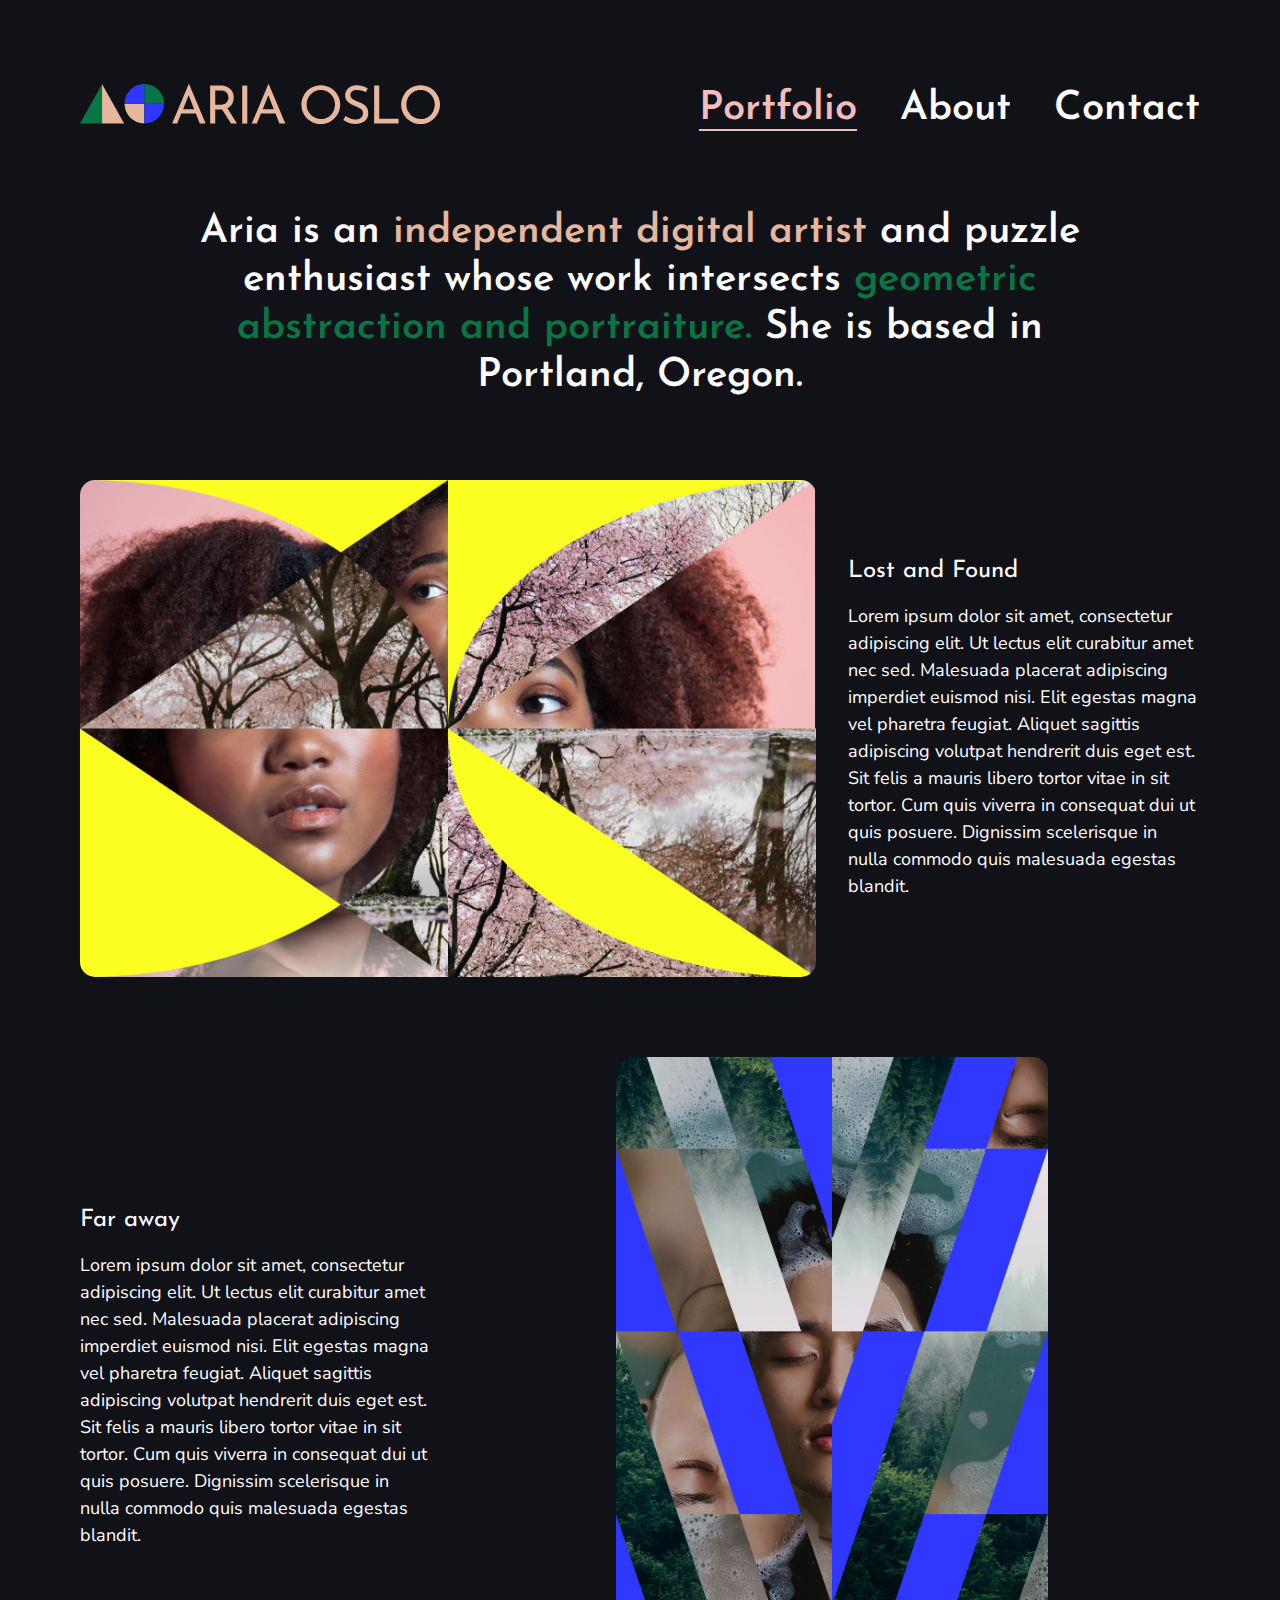
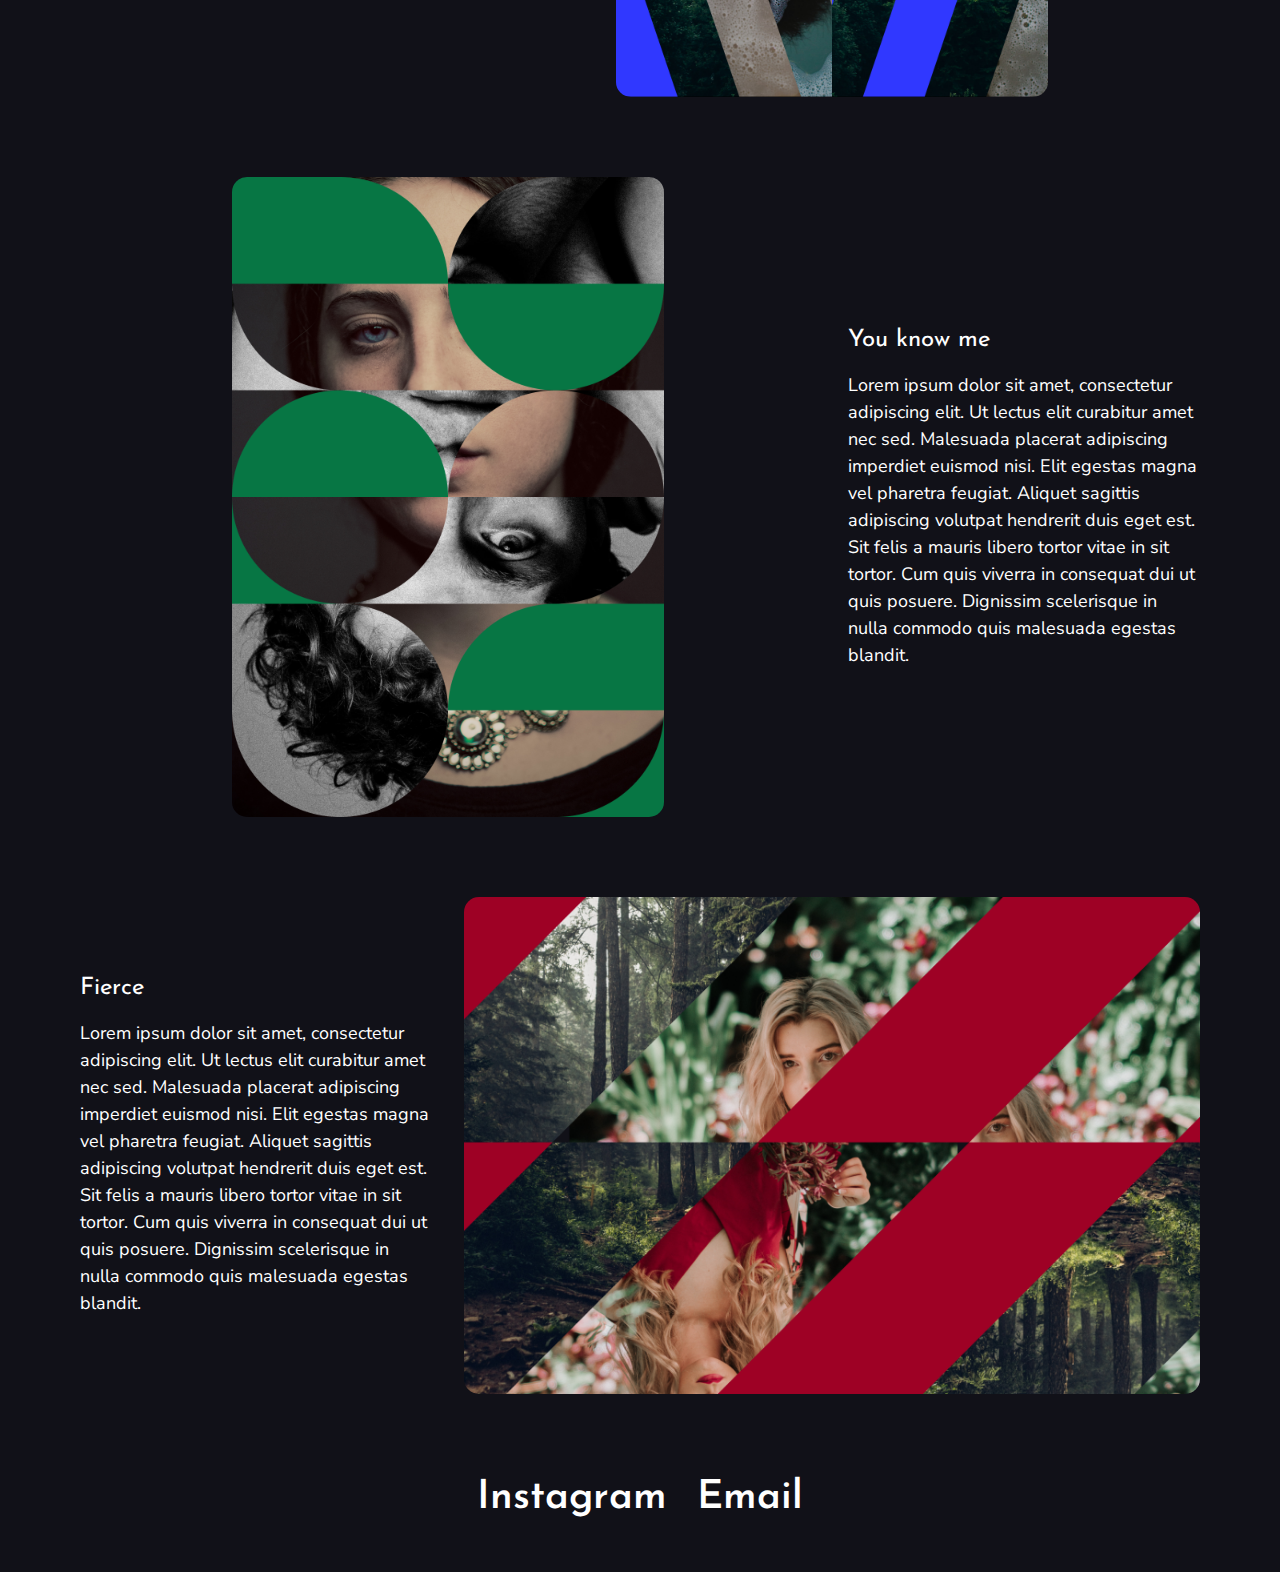
<file: index.html>
<!DOCTYPE html>
<!--[if lt IE 7]>      <html class="no-js lt-ie9 lt-ie8 lt-ie7"> <![endif]-->
<!--[if IE 7]>         <html class="no-js lt-ie9 lt-ie8"> <![endif]-->
<!--[if IE 8]>         <html class="no-js lt-ie9"> <![endif]-->
<!--[if gt IE 8]><!-->
<html class="no-js">
  <!--<![endif]-->
  <head>
    <meta charset="utf-8" />
    <meta http-equiv="X-UA-Compatible" content="IE=edge" />
    <title></title>
    <meta name="description" content="" />
    <meta name="viewport" content="width=device-width, initial-scale=1" />
    <link rel="stylesheet" href="./css/style.css" />
  </head>
  <body>
    <header>
          <a class="none" href="index.html"><img src="./img/logo.svg" alt="Aria Oslo Logo" /></a>
        <nav class=>
          <a class="selected" href="index.html">Portfolio</a>
          <a href="about.html">About</a>
          <a href="contact.html">Contact</a>
        </nav>
      </header>
    </header>
    
    <section>
        <h1>Aria is an <span class="label-main">independent digital artist</span> and puzzle enthusiast whose work intersects <span class="label-secondary">geometric abstraction and portraiture.</span> She is based in Portland, Oregon.</h1>
    </section>

    <section class="project">
        <div class="artwork">
            <img src="./img/Lost and Found.png" alt="Lost and found artwork">
        </div>

        <div class="description">
            <h2>Lost and Found</h2>
            <p>Lorem ipsum dolor sit amet, consectetur adipiscing elit. Ut lectus elit curabitur amet nec sed. Malesuada placerat adipiscing imperdiet euismod nisi. Elit egestas magna vel pharetra feugiat. Aliquet sagittis adipiscing volutpat hendrerit duis eget est. Sit felis a mauris libero tortor vitae in sit tortor. Cum quis viverra in consequat dui ut quis posuere. Dignissim scelerisque in nulla commodo quis malesuada egestas blandit.</p>
        </div>
    </section>

    <section class="project project-alt">
        <div class="artwork">
            <img src="./img/Far Away.png" alt="Far Away artwork">
        </div>
        <div class="description">
            <h2>Far away</h2>
            <p>Lorem ipsum dolor sit amet, consectetur adipiscing elit. Ut lectus elit curabitur amet nec sed. Malesuada placerat adipiscing imperdiet euismod nisi. Elit egestas magna vel pharetra feugiat. Aliquet sagittis adipiscing volutpat hendrerit duis eget est. Sit felis a mauris libero tortor vitae in sit tortor. Cum quis viverra in consequat dui ut quis posuere. Dignissim scelerisque in nulla commodo quis malesuada egestas blandit.</p>
        </div>
    </section>

    <section class="project">
        <div class="artwork">
            <img src="./img/You Know Me and You Don't.png" alt="You Know ME and You Dont artwork">
        </div>

        <div class="description">
            <h2>You know me</h2>
            <p>Lorem ipsum dolor sit amet, consectetur adipiscing elit. Ut lectus elit curabitur amet nec sed. Malesuada placerat adipiscing imperdiet euismod nisi. Elit egestas magna vel pharetra feugiat. Aliquet sagittis adipiscing volutpat hendrerit duis eget est. Sit felis a mauris libero tortor vitae in sit tortor. Cum quis viverra in consequat dui ut quis posuere. Dignissim scelerisque in nulla commodo quis malesuada egestas blandit.</p>
        </div>
    </section>

    <section class="project project-alt">
        <div class="artwork">
            <img src="./img/Fierce.png" alt="Fierce artwork">
        </div>

        <div class="description">
            <h2>Fierce</h2>
            <p>Lorem ipsum dolor sit amet, consectetur adipiscing elit. Ut lectus elit curabitur amet nec sed. Malesuada placerat adipiscing imperdiet euismod nisi. Elit egestas magna vel pharetra feugiat. Aliquet sagittis adipiscing volutpat hendrerit duis eget est. Sit felis a mauris libero tortor vitae in sit tortor. Cum quis viverra in consequat dui ut quis posuere. Dignissim scelerisque in nulla commodo quis malesuada egestas blandit.</p>
        </div>
    </section>

    <!-- <section class="alice-layout">
            <img src="./img/Rabbithole.png" alt="Rabbithole artwork">

            <h2>Rabbithole</h2>

            <div>
                <p>Lorem ipsum dolor sit amet, consectetur adipiscing elit. Ut lectus elit curabitur amet nec sed. Malesuada placerat adipiscing imperdiet euismod nisi. Elit egestas magna vel pharetra feugiat. Aliquet sagittis adipiscing volutpat hendrerit duis eget est. Sit felis a mauris libero tortor vitae in sit tortor. Cum quis viverra in consequat dui ut quis posuere. Dignissim scelerisque in nulla commodo quis malesuada egestas blandit.</p>
            </div>
    </section>

    <section class="grid-layout">
        <div>
            <img src="./img/Lost and Found.png" alt="Rabbithole artwork">
            <h2>Rabbithole</h2>
            <p>Lorem ipsum dolor sit amet, consectetur adipiscing elit. Ut lectus elit curabitur amet nec sed. Malesuada placerat adipiscing imperdiet euismod nisi. Elit egestas magna vel pharetra feugiat.</p>
        </div>
        <div>
            <img src="./img/Lost and Found.png" alt="Rabbithole artwork">
            <h2>Rabbithole</h2>
            <p>Lorem ipsum dolor sit amet, consectetur adipiscing elit. Ut lectus elit curabitur amet nec sed. Malesuada placerat adipiscing imperdiet euismod nisi. Elit egestas magna vel pharetra feugiat.</p>
        </div>
    </section>   -->


    <footer>
        <a href="http://www.instagram.com">Instagram</a>
        <a href="mailto:aria@aria-oslo.com">Email</a>
    </footer>

  </body>
</html>
</file>
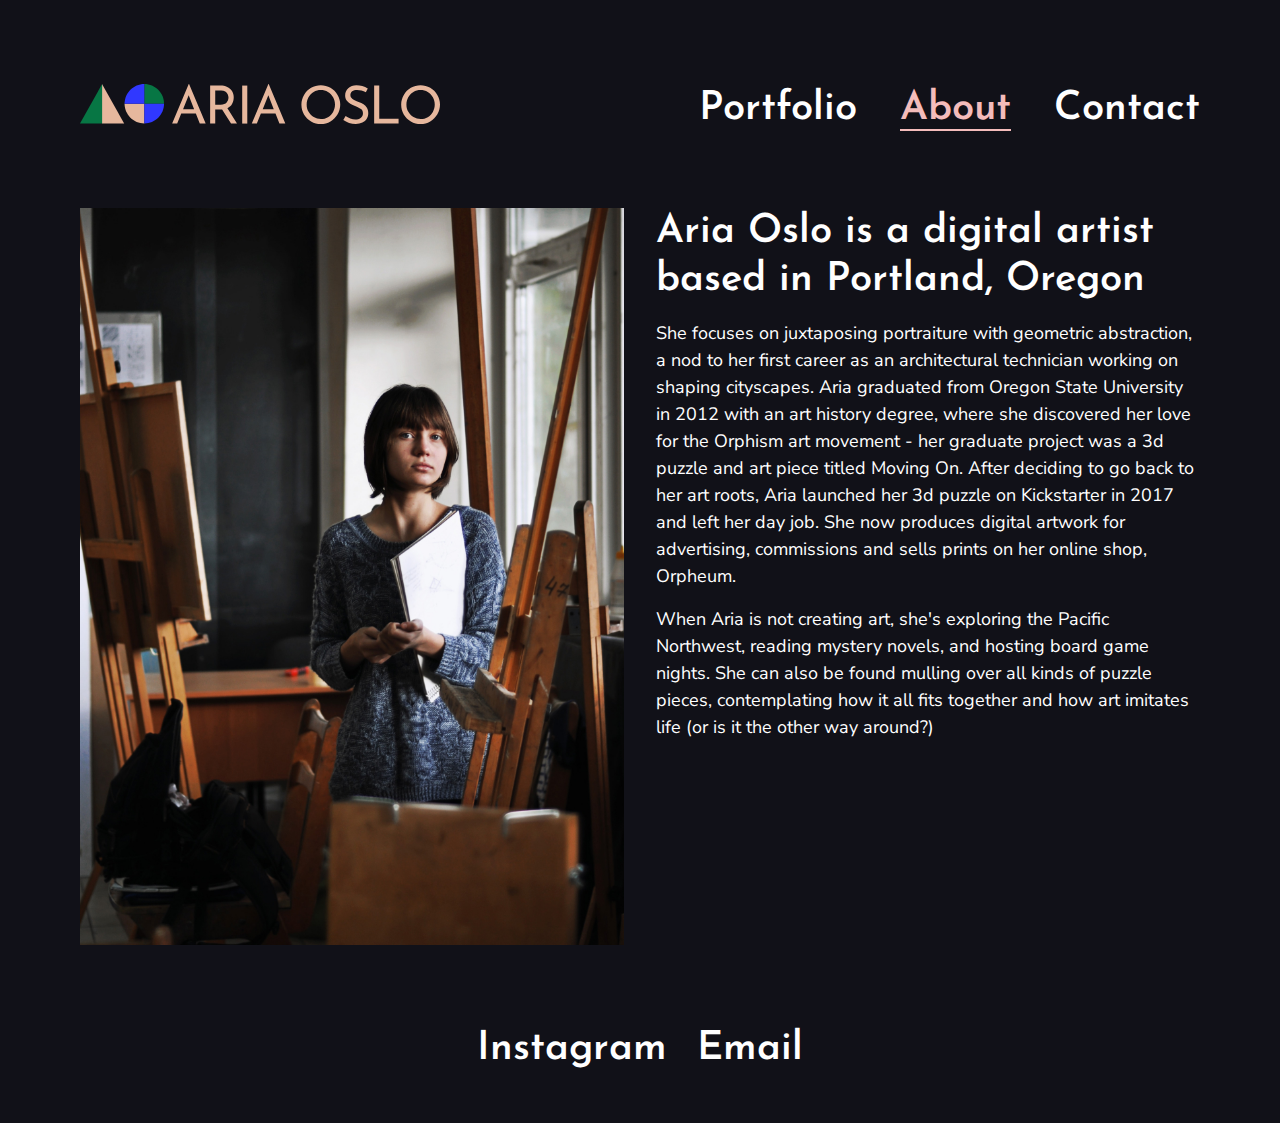
<file: about.html>
<!DOCTYPE html>
<!--[if lt IE 7]>      <html class="no-js lt-ie9 lt-ie8 lt-ie7"> <![endif]-->
<!--[if IE 7]>         <html class="no-js lt-ie9 lt-ie8"> <![endif]-->
<!--[if IE 8]>         <html class="no-js lt-ie9"> <![endif]-->
<!--[if gt IE 8]><!-->
<html class="no-js">
  <!--<![endif]-->
  <head>
    <meta charset="utf-8" />
    <meta http-equiv="X-UA-Compatible" content="IE=edge" />
    <title></title>
    <meta name="description" content="" />
    <meta name="viewport" content="width=device-width, initial-scale=1" />
    <link rel="stylesheet" href="./css/style.css" />
  </head>
  <body>
    <header>

          <a class="none" href="index.html"><img src="./img/logo.svg" alt="Aria Oslo Logo" /></a>
 
        <nav>
          <a href="index.html">Portfolio</a>
          <a class="selected" href="about.html">About</a>
          <a href="contact.html">Contact</a>
        </nav>
      </header>
    </header>

    <section class="about">
      <div class="photo">
        <img src="./img/headshot.jpg" alt="Photo of Aria Oslo">
      </div>
      <div class="description">
        <h1>Aria Oslo is a digital artist based in Portland, Oregon</h1>
        <p>She focuses on juxtaposing portraiture with geometric abstraction, a nod to her first career as an architectural technician working on shaping cityscapes. Aria graduated from Oregon State University in 2012 with an art history degree, where she discovered her love for the Orphism art movement - her graduate project was a 3d puzzle and art piece titled Moving On. After deciding to go back to her art roots, Aria launched her 3d puzzle on Kickstarter in 2017 and left her day job. She now produces digital artwork for advertising, commissions and sells prints on her online shop, Orpheum.</p>

        <p>When Aria is not creating art, she's exploring the Pacific Northwest, reading mystery novels, and hosting board game nights. She can also be found mulling over all kinds of puzzle pieces, contemplating how it all fits together and how art imitates life (or is it the other way around?)</p>
      </div>
    </section>

    <footer>
      <a href="http://www.instagram.com">Instagram</a>
      <a href="mailto:aria@aria-oslo.com">Email</a>
  </footer>

  </body>
</html>
</file>
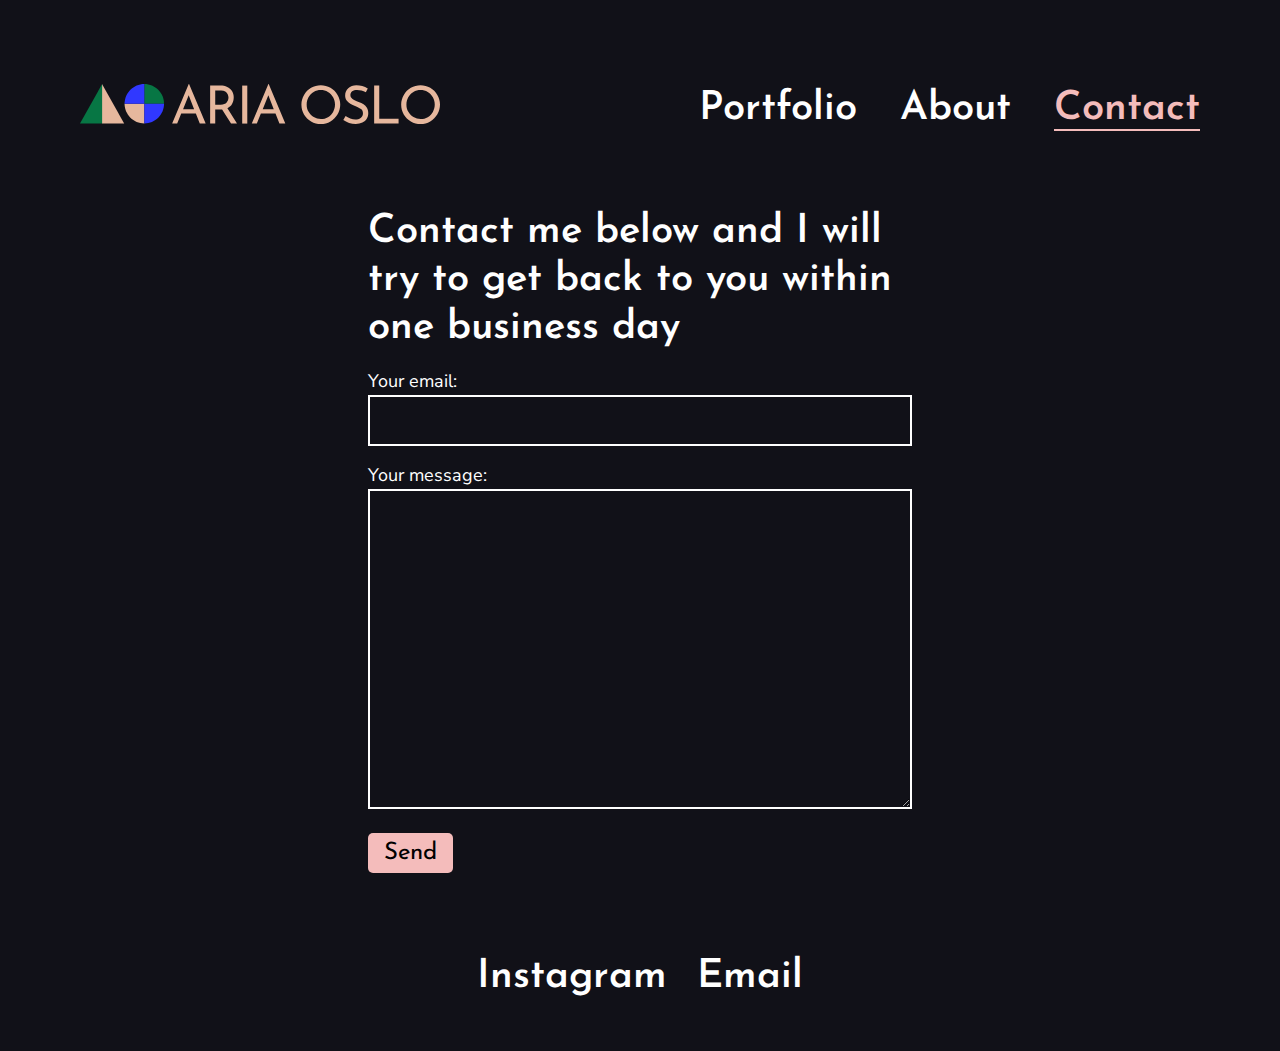
<file: contact.html>
<!DOCTYPE html>
<!--[if lt IE 7]>      <html class="no-js lt-ie9 lt-ie8 lt-ie7"> <![endif]-->
<!--[if IE 7]>         <html class="no-js lt-ie9 lt-ie8"> <![endif]-->
<!--[if IE 8]>         <html class="no-js lt-ie9"> <![endif]-->
<!--[if gt IE 8]><!-->
<html class="no-js">
  <!--<![endif]-->
  <head>
    <meta charset="utf-8" />
    <meta http-equiv="X-UA-Compatible" content="IE=edge" />
    <title></title>
    <meta name="description" content="" />
    <meta name="viewport" content="width=device-width, initial-scale=1" />
    <link rel="stylesheet" href="./css/style.css" />
  </head>
  <body>
    <header>
  
          <a class="none" href="index.html"><img src="./img/logo.svg" alt="Aria Oslo Logo" /></a>
    
        <nav>
          <a href="index.html">Portfolio</a>
          <a href="about.html">About</a>
          <a class="selected" href="contact.html">Contact</a>
        </nav>
      </header>
    </header>

    <section class="contact">
      <div class="form">
        <h1>Contact me below and I will try to get back to you within one business day</h1>

        <form action="https://formspree.io/mzbjgkeq" method="POST">
          <label>
            Your email:
            <input type="text" name="_replyto">
          </label>
          <label>
            Your message:
            <textarea name="message"></textarea>
          </label>
        
          <!-- your other form fields go here -->
        
          <button type="submit">Send</button>
        </form>

      </div>
    </section>

    <footer>
      <a href="http://www.instagram.com">Instagram</a>
      <a href="mailto:aria@aria-oslo.com">Email</a>
  </footer>

  </body>
</html>
</file>
<file: css/style.css>
@import url("https://fonts.googleapis.com/css2?family=Josefin+Sans:wght@400;600&family=Nunito+Sans&display=swap");
html,
body,
div,
span,
applet,
object,
iframe,
h1,
h2,
h3,
h4,
h5,
h6,
p,
blockquote,
pre,
a,
abbr,
acronym,
address,
big,
cite,
code,
del,
dfn,
em,
img,
ins,
kbd,
q,
s,
samp,
small,
strike,
strong,
sub,
sup,
tt,
var,
b,
u,
i,
center,
dl,
dt,
dd,
ol,
ul,
li,
fieldset,
form,
label,
legend,
table,
caption,
tbody,
tfoot,
thead,
tr,
th,
td,
article,
aside,
canvas,
details,
embed,
figure,
figcaption,
footer,
header,
hgroup,
menu,
nav,
output,
ruby,
section,
summary,
time,
mark,
audio,
video {
  margin: 0;
  padding: 0;
  border: 0;
  font-size: 100%;
  font: inherit;
  vertical-align: baseline;
}

article,
aside,
details,
figcaption,
figure,
footer,
header,
hgroup,
menu,
nav,
section {
  display: block;
}

body {
  line-height: 1;
}

ol,
ul {
  list-style: none;
}

blockquote,
q {
  quotes: none;
}

blockquote:before,
blockquote:after,
q:before,
q:after {
  content: "";
  content: none;
}

table {
  border-collapse: collapse;
  border-spacing: 0;
}

img,
iframe {
  vertical-align: bottom;
  max-width: 100%;
}

input,
textarea,
select {
  font: inherit;
}

* {
  -webkit-box-sizing: border-box;
  box-sizing: border-box;
  -webkit-font-smoothing: antialiased;
  text-rendering: optimizeLegibility;
}

body {
  font-family: "Nunito Sans";
  background-color: #111118;
  color: #fff;
  max-width: 1120px;
  margin: 80px auto 48px auto;
  font-size: 18px;
  line-height: 1.5;
}

header {
  display: -webkit-box;
  display: -ms-flexbox;
  display: flex;
  -webkit-box-pack: justify;
      -ms-flex-pack: justify;
          justify-content: space-between;
  -webkit-box-align: center;
      -ms-flex-align: center;
          align-items: center;
}

h1,
nav,
footer {
  font-family: "Josefin Sans";
  font-size: 40px;
  font-weight: 600;
  line-height: 1.2;
}

h2 {
  font-family: "Josefin Sans";
  font-size: 24px;
  font-weight: 400;
  line-height: 1.3;
  margin: 0 0 16px 0;
}

nav {
  -webkit-transform: translateY(5px);
          transform: translateY(5px);
}

a {
  text-decoration: none;
  color: #fff;
  border-bottom: solid 2px transparent;
}

nav a:not(:first-child),
footer a:not(:first-child) {
  margin-left: 30px;
}

header .none {
  border-bottom: none;
}

a.none:hover {
  border-bottom: none;
}

a:hover,
a.selected {
  color: #f4bcbb;
  border-bottom: solid 2px #f4bcbb;
}

.label-main {
  color: #e6b79d;
}

.label-secondary {
  color: #077644;
}

section {
  margin: 80px 0;
  display: -ms-grid;
  display: grid;
  grid-auto-flow: dense;
  -ms-grid-columns: (1fr)[12];
      grid-template-columns: repeat(12, 1fr);
  gap: 32px 32px;
}

section h1 {
  -ms-grid-column: 2;
  -ms-grid-column-span: 10;
  grid-column: 2 / span 10;
  text-align: center;
}

section.project div.artwork {
  -ms-grid-column: 1;
  -ms-grid-column-span: 8;
  grid-column: 1 / span 8;
  text-align: center;
}

section.project div.description {
  -ms-grid-column: 9;
  -ms-grid-column-span: 4;
  grid-column: 9 / span 4;
  display: -webkit-box;
  display: -ms-flexbox;
  display: flex;
  -webkit-box-orient: vertical;
  -webkit-box-direction: normal;
      -ms-flex-direction: column;
          flex-direction: column;
  -webkit-box-pack: center;
      -ms-flex-pack: center;
          justify-content: center;
}

section.project img {
  max-height: 640px;
  border-radius: 15px;
}

section.about div.photo {
  -ms-grid-column: 1;
  -ms-grid-column-span: 6;
  grid-column: 1 / span 6;
}

section.about div.description {
  -ms-grid-column: 7;
  -ms-grid-column-span: 6;
  grid-column: 7 / span 6;
}

section.about h1 {
  margin: 0;
  text-align: left;
}

section.contact h1 {
  text-align: left;
}

section.about p {
  margin: 16px 0;
}

section.contact div.form {
  -ms-grid-column: 4;
  -ms-grid-column-span: 6;
  grid-column: 4 / span 6;
}

footer {
  display: -webkit-box;
  display: -ms-flexbox;
  display: flex;
  -webkit-box-align: center;
      -ms-flex-align: center;
          align-items: center;
  -webkit-box-pack: center;
      -ms-flex-pack: center;
          justify-content: center;
}

input,
textarea {
  width: 100%;
  background-color: #111118;
  border: 2px solid #fff;
  color: #fff;
  padding: 10px;
}

input:focus,
textarea:focus {
  border: 2px solid #f4bcbb;
  outline: none;
}

label {
  display: block;
  margin: 16px 0;
}

textarea {
  height: 320px;
}

button {
  background-color: #f4bcbb;
  border: none;
  border-radius: 5px;
  font-size: 24px;
  font-family: "Josefin Sans";
  padding: 8px 16px;
}

section.project-alt div.artwork {
  -ms-grid-column: 5;
  -ms-grid-column-span: 8;
  grid-column: 5 / span 8;
}

section.project-alt div.description {
  -ms-grid-column: 1;
  -ms-grid-column-span: 4;
  grid-column: 1 / span 4;
  display: -webkit-box;
  display: -ms-flexbox;
  display: flex;
  -webkit-box-orient: vertical;
  -webkit-box-direction: normal;
      -ms-flex-direction: column;
          flex-direction: column;
  -webkit-box-pack: center;
      -ms-flex-pack: center;
          justify-content: center;
}

section.alice-layout img {
  width: 100%;
  -ms-grid-column: 1;
  -ms-grid-column-span: 12;
  grid-column: 1 / span 12;
}

section.alice-layout h2 {
  -ms-grid-column: 1;
  -ms-grid-column-span: 4;
  grid-column: 1 / span 4;
}

section.alice-layout div {
  -ms-grid-column: 5;
  -ms-grid-column-span: 8;
  grid-column: 5 / span 8;
}

section.grid-layout div {
  grid-column: span 6;
}

section.grid-layout h2 {
  margin: 16px 0;
}

@media screen and (max-width: 1248px) {
  body {
    width: auto;
    margin: 80px 64px 48px 64px;
  }
  h1,
  nav,
  footer {
    font-size: 24px;
  }
}

@media screen and (max-width: 920px) {
  header {
    -webkit-box-orient: vertical;
    -webkit-box-direction: normal;
        -ms-flex-direction: column;
            flex-direction: column;
  }
  header img {
    max-width: 300px;
  }
  header nav {
    margin-top: 30px;
  }
  section {
    margin: 40px 0;
    -ms-grid-columns: (1fr)[4];
        grid-template-columns: repeat(4, 1fr);
    gap: 24px;
  }
  section h1,
  section.project div.artwork,
  section.project div.description,
  section.about div.photo,
  section.about div.description,
  section.contact div.form {
    -ms-grid-column: 1;
    -ms-grid-column-span: 4;
    grid-column: 1 / span 4;
  }
}

@media screen and (max-width: 500px) {
  body {
    margin: 32px;
  }
  header img {
    width: 100%;
  }
  header nav {
    display: -webkit-box;
    display: -ms-flexbox;
    display: flex;
    -webkit-box-orient: vertical;
    -webkit-box-direction: normal;
        -ms-flex-direction: column;
            flex-direction: column;
    -webkit-box-align: center;
        -ms-flex-align: center;
            align-items: center;
    -webkit-box-pack: center;
        -ms-flex-pack: center;
            justify-content: center;
  }
  header nav a:not(:first-child) {
    margin-left: 0;
    margin-top: 10px;
  }
}
/*# sourceMappingURL=style.css.map */
</file>
